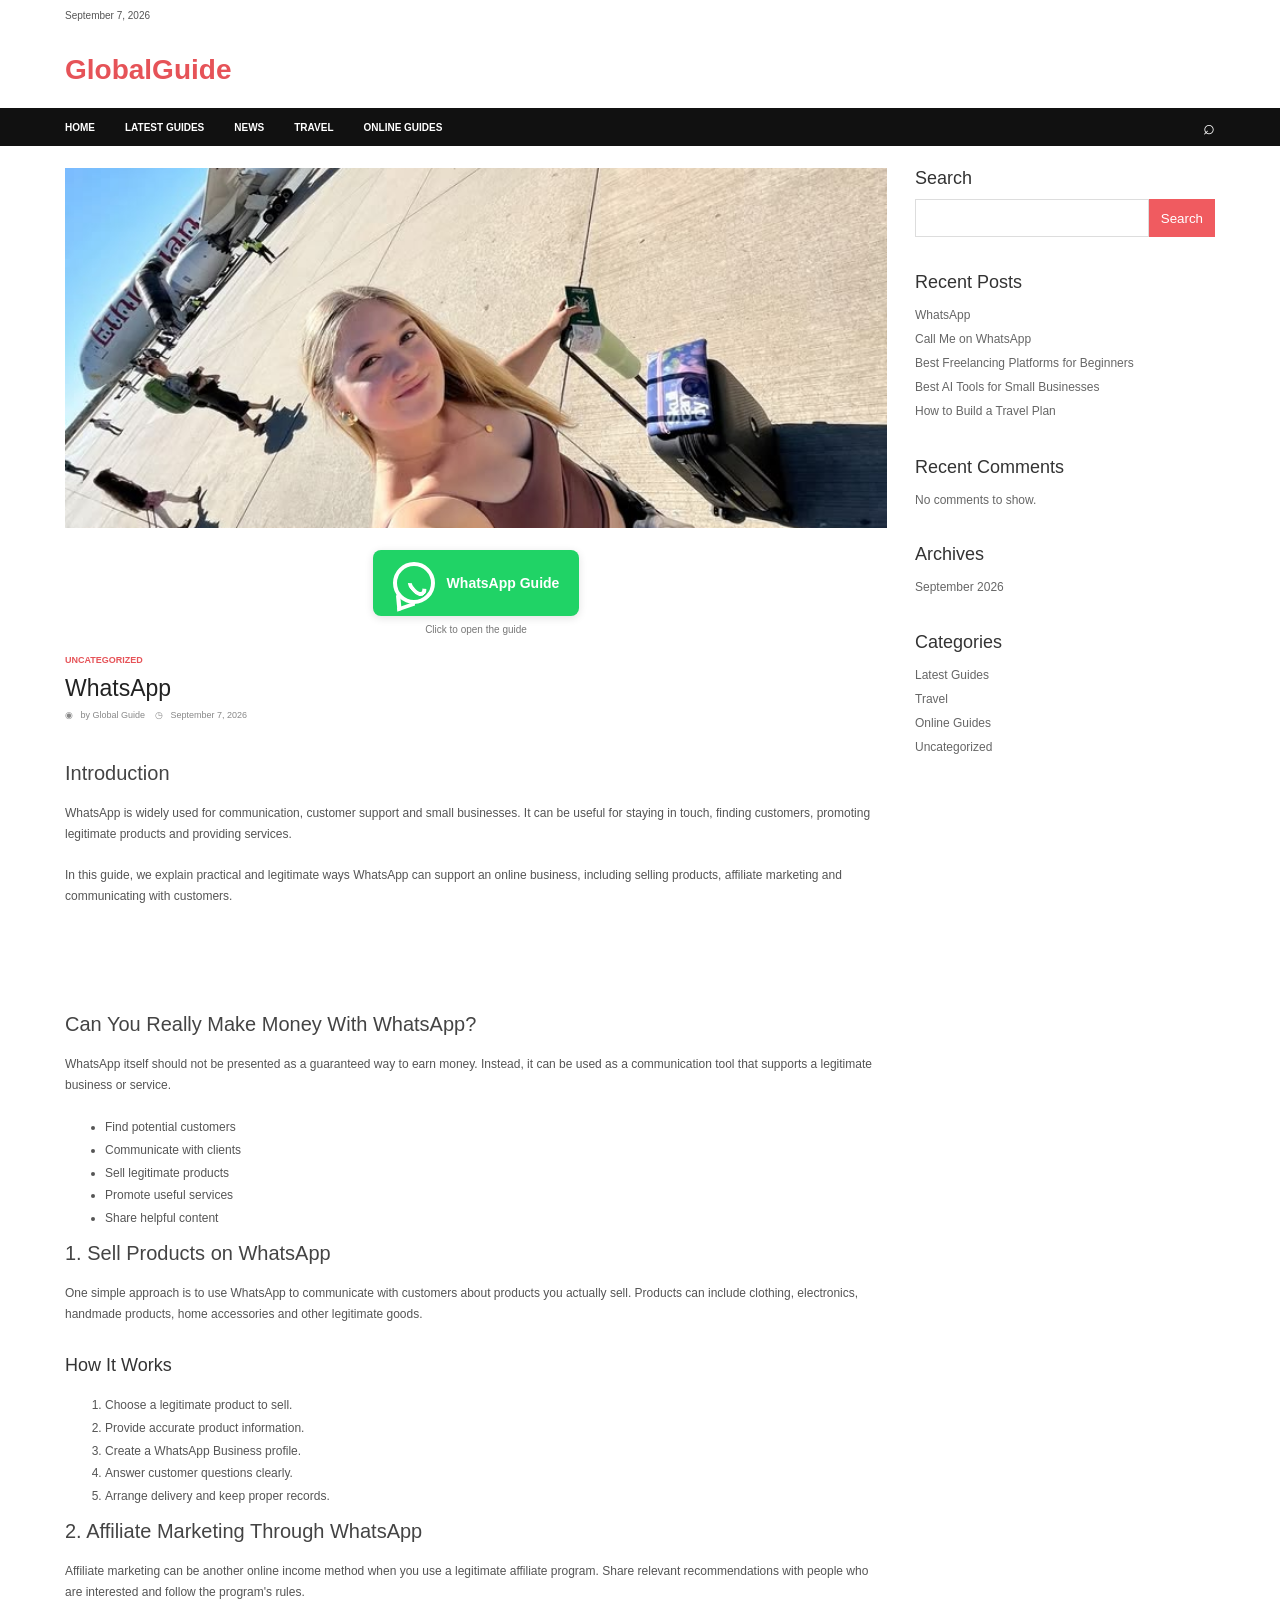
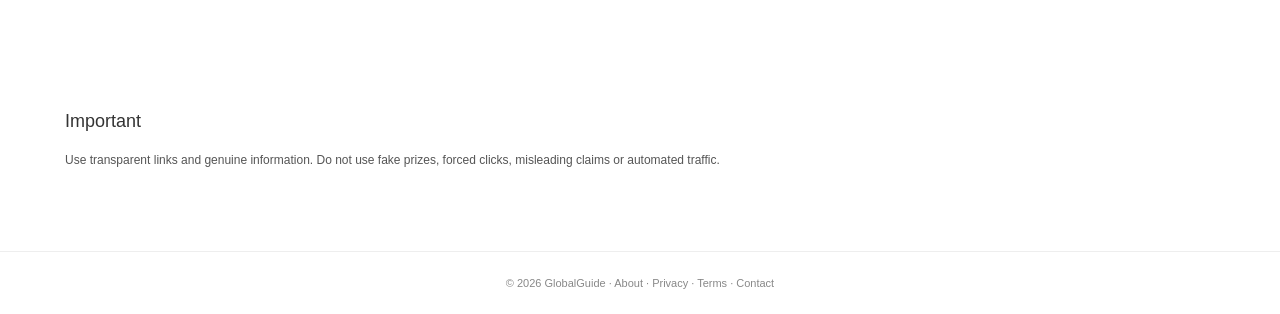
<file: index.html>
<!DOCTYPE html>
<html lang="en">
<head>
<meta charset="UTF-8">
<meta name="viewport" content="width=device-width, initial-scale=1.0">
<title>WhatsApp | GlobalGuide</title>
<meta name="description" content="Practical guides, travel information and useful online guides.">
<style>
*{box-sizing:border-box}
body{margin:0;background:#fff;color:#333;font-family:Arial,Helvetica,sans-serif;font-size:14px}
.top-date{height:32px;padding:10px 15px 0;max-width:1180px;margin:auto;font-size:10px;color:#555}
.brand{max-width:1180px;margin:auto;height:76px;display:flex;align-items:center;padding:0 15px}
.brand h1{margin:0;color:#e65358;font-size:28px;font-weight:700}
.nav{background:#111;color:#fff}
.nav-inner{max-width:1180px;margin:auto;display:flex;align-items:center;min-height:38px;padding:0 15px}
.nav a{color:#fff;text-decoration:none;font-size:10px;font-weight:bold;padding:13px 14px 12px 0;margin-right:16px}
.nav .search{margin-left:auto;font-size:20px}
.layout{max-width:1180px;margin:22px auto 60px;padding:0 15px;display:grid;grid-template-columns:minmax(0,2.25fr) 300px;gap:28px}
.hero-photo{width:100%;height:360px;background:#eee;overflow:hidden;display:flex;align-items:center;justify-content:center}
.hero-photo img{width:100%;height:100%;object-fit:cover;display:block}
.photo-note{font-size:12px;color:#777;text-align:center;padding:20px}
.wa-box{text-align:center;margin:22px 0 8px}
.wa-link{display:inline-flex;align-items:center;gap:12px;background:#20d366;color:#fff;text-decoration:none;border-radius:8px;padding:12px 20px;font-weight:bold;font-size:14px;box-shadow:0 2px 8px rgba(0,0,0,.12)}
.wa-logo{width:42px;height:42px;border:4px solid #fff;border-radius:50%;position:relative;display:inline-block;flex:0 0 auto}
.wa-logo:after{content:"";position:absolute;left:0;bottom:-9px;width:13px;height:13px;border-left:4px solid #fff;border-bottom:4px solid #fff;transform:skew(-15deg) rotate(-20deg)}
.wa-phone{position:absolute;left:13px;top:9px;width:15px;height:22px;border:4px solid #fff;border-top-color:transparent;border-right-color:transparent;border-radius:45% 30% 55% 45%;transform:rotate(-42deg)}
.wa-small{font-size:10px;color:#777;margin-top:8px}
.category{margin-top:20px;color:#e65358;text-transform:uppercase;font-size:9px;font-weight:bold}
h1.title{font-size:23px;font-weight:400;margin:10px 0 8px;color:#222}
.meta{font-size:9px;color:#888;margin-bottom:42px}
.content h2{font-size:20px;font-weight:400;color:#444;margin:0 0 18px}
.content p{font-size:12px;line-height:1.75;color:#555;margin:0 0 20px}
.content ul,.content ol{font-size:12px;line-height:1.9;color:#555}
.content h3{font-size:18px;font-weight:400;margin-top:30px}
.ad{min-height:50px;text-align:center;margin:28px 0}
.sidebar h3{font-size:18px;font-weight:400;margin:0 0 10px}
.searchbox{display:flex;margin-bottom:35px}
.searchbox input{width:100%;height:38px;border:1px solid #ddd;padding:8px}
.searchbox button{border:0;background:#f05b60;color:#fff;padding:0 12px}
.side-section{margin-bottom:34px}
.side-section ul{list-style:none;padding:0;margin:0}
.side-section li{padding:5px 0;color:#666;font-size:12px}
.side-section p{font-size:12px;color:#666;line-height:1.7}
.footer{border-top:1px solid #eee;text-align:center;padding:25px;color:#888;font-size:11px}
@media(max-width:700px){
 .top-date{height:30px}.brand{height:66px}.brand h1{font-size:24px}
 .nav-inner{min-height:36px;overflow:hidden}.nav a{font-size:8px;margin-right:10px;padding-right:4px}
 .layout{display:block;margin-top:20px;padding:0 15px}.hero-photo{height:245px}.sidebar{display:none}
 h1.title{font-size:25px}.content h2{font-size:22px}.content p,.content ul,.content ol{font-size:13px}
 .wa-link{padding:11px 16px}
}
</style>
</head>
<body>
<div class="top-date">September 7, 2026</div>
<div class="brand"><h1>GlobalGuide</h1></div>
<nav class="nav"><div class="nav-inner">
<a href="/">HOME</a><a href="#latest">LATEST GUIDES</a><a href="#news">NEWS</a><a href="#travel">TRAVEL</a><a href="#online">ONLINE GUIDES</a><span class="search">⌕</span>
</div></nav>

<div class="layout">
<main>
  <div class="hero-photo">
    <img src="assets/female-travel.jpg" alt="Travel guide featured photo"
      onerror="this.style.display='none';this.parentElement.innerHTML='<div class=&quot;photo-note&quot;>Upload your female travel photo as <strong>assets/female-travel.jpg</strong> in GitHub.</div>';">
  </div>

  <div class="wa-box">
    <a class="wa-link" href=
       target="_blank" rel="nofollow sponsored noopener">
      <span class="wa-logo" aria-hidden="true"><span class="wa-phone"></span></span>
      <span>WhatsApp Guide</span>
    </a>
    <div class="wa-small">Click to open the guide</div>
  </div>

  <div class="category">UNCATEGORIZED</div>
  <h1 class="title">WhatsApp</h1>
  <div class="meta">◉ &nbsp; by Global Guide &nbsp;&nbsp; ◷ &nbsp; September 7, 2026</div>

  <article class="content">
    <h2>Introduction</h2>
    <p>WhatsApp is widely used for communication, customer support and small businesses. It can be useful for staying in touch, finding customers, promoting legitimate products and providing services.</p>
    <p>In this guide, we explain practical and legitimate ways WhatsApp can support an online business, including selling products, affiliate marketing and communicating with customers.</p>

    <div class="ad">
      <script async="async" data-cfasync="false" src=></script>
      <div id="container-48bc22245d3c0b41ac9a20bb12e93468"></div>
    </div>

    <h2 id="online">Can You Really Make Money With WhatsApp?</h2>
    <p>WhatsApp itself should not be presented as a guaranteed way to earn money. Instead, it can be used as a communication tool that supports a legitimate business or service.</p>
    <ul><li>Find potential customers</li><li>Communicate with clients</li><li>Sell legitimate products</li><li>Promote useful services</li><li>Share helpful content</li></ul>

    <h2 id="travel">1. Sell Products on WhatsApp</h2>
    <p>One simple approach is to use WhatsApp to communicate with customers about products you actually sell. Products can include clothing, electronics, handmade products, home accessories and other legitimate goods.</p>
    <h3>How It Works</h3>
    <ol><li>Choose a legitimate product to sell.</li><li>Provide accurate product information.</li><li>Create a WhatsApp Business profile.</li><li>Answer customer questions clearly.</li><li>Arrange delivery and keep proper records.</li></ol>

    <h2 id="latest">2. Affiliate Marketing Through WhatsApp</h2>
    <p>Affiliate marketing can be another online income method when you use a legitimate affiliate program. Share relevant recommendations with people who are interested and follow the program's rules.</p>

    <div class="ad">
      <script>
        atOptions = {'key':'f14d05532a0e05d2188a490eb5cc5278','format':'iframe','height':50,'width':320,'params':{}};
      </script>
      <script src=></script>
    </div>

    <h3 id="news">Important</h3>
    <p>Use transparent links and genuine information. Do not use fake prizes, forced clicks, misleading claims or automated traffic.</p>
  </article>
</main>

<aside class="sidebar">
  <div class="side-section"><h3>Search</h3><div class="searchbox"><input type="text"><button>Search</button></div></div>
  <div class="side-section"><h3>Recent Posts</h3><ul>
    <li>WhatsApp</li><li>Call Me on WhatsApp</li><li>Best Freelancing Platforms for Beginners</li><li>Best AI Tools for Small Businesses</li><li>How to Build a Travel Plan</li>
  </ul></div>
  <div class="side-section"><h3>Recent Comments</h3><p>No comments to show.</p></div>
  <div class="side-section"><h3>Archives</h3><p>September 2026</p></div>
  <div class="side-section"><h3>Categories</h3><ul><li>Latest Guides</li><li>Travel</li><li>Online Guides</li><li>Uncategorized</li></ul></div>
</aside>
</div>

<footer class="footer">© 2026 GlobalGuide · About · Privacy · Terms · Contact</footer>

<script src=></script>
</body>
</html>
</file>
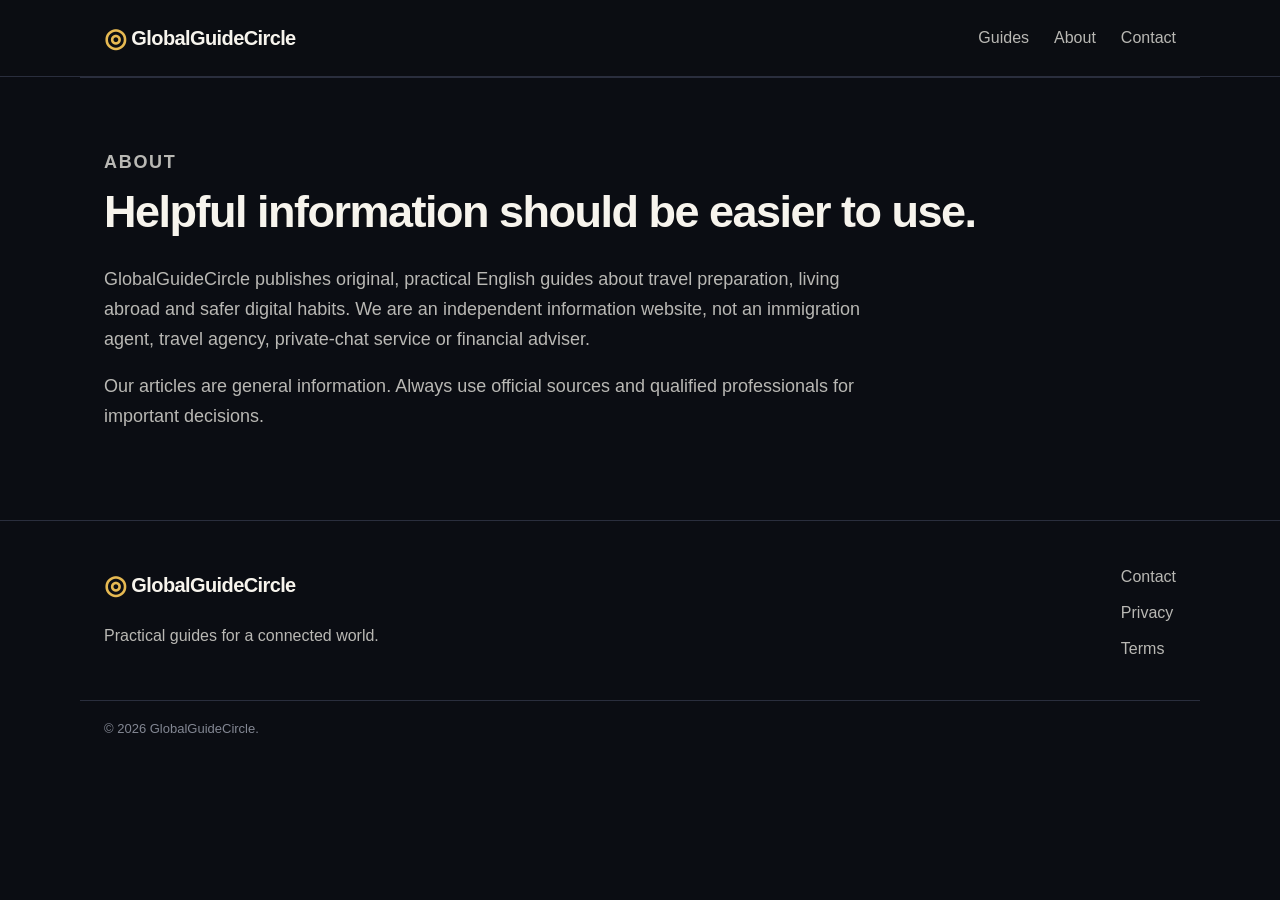
<file: about.html>
<!doctype html><html lang="en"><head><meta charset="utf-8"><meta name="viewport" content="width=device-width,initial-scale=1"><title>About | GlobalGuideCircle</title><link rel="stylesheet" href="assets/style.css"></head><body><header><div class="wrap nav"><a class="brand" href="index.html"><span>◎</span> GlobalGuideCircle</a><nav><a href="index.html">Guides</a><a href="about.html">About</a><a href="contact.html">Contact</a></nav></div></header><main class="wrap section editorial"><p class="kicker">ABOUT</p><h2>Helpful information should be easier to use.</h2><p>GlobalGuideCircle publishes original, practical English guides about travel preparation, living abroad and safer digital habits. We are an independent information website, not an immigration agent, travel agency, private-chat service or financial adviser.</p><p>Our articles are general information. Always use official sources and qualified professionals for important decisions.</p></main><footer><div class="wrap footer"><div><a class="brand" href="index.html"><span>◎</span> GlobalGuideCircle</a><p>Practical guides for a connected world.</p></div><div><a href="contact.html">Contact</a><a href="privacy.html">Privacy</a><a href="terms.html">Terms</a></div></div><div class="wrap small">© 2026 GlobalGuideCircle.</div></footer></body></html>
</file>
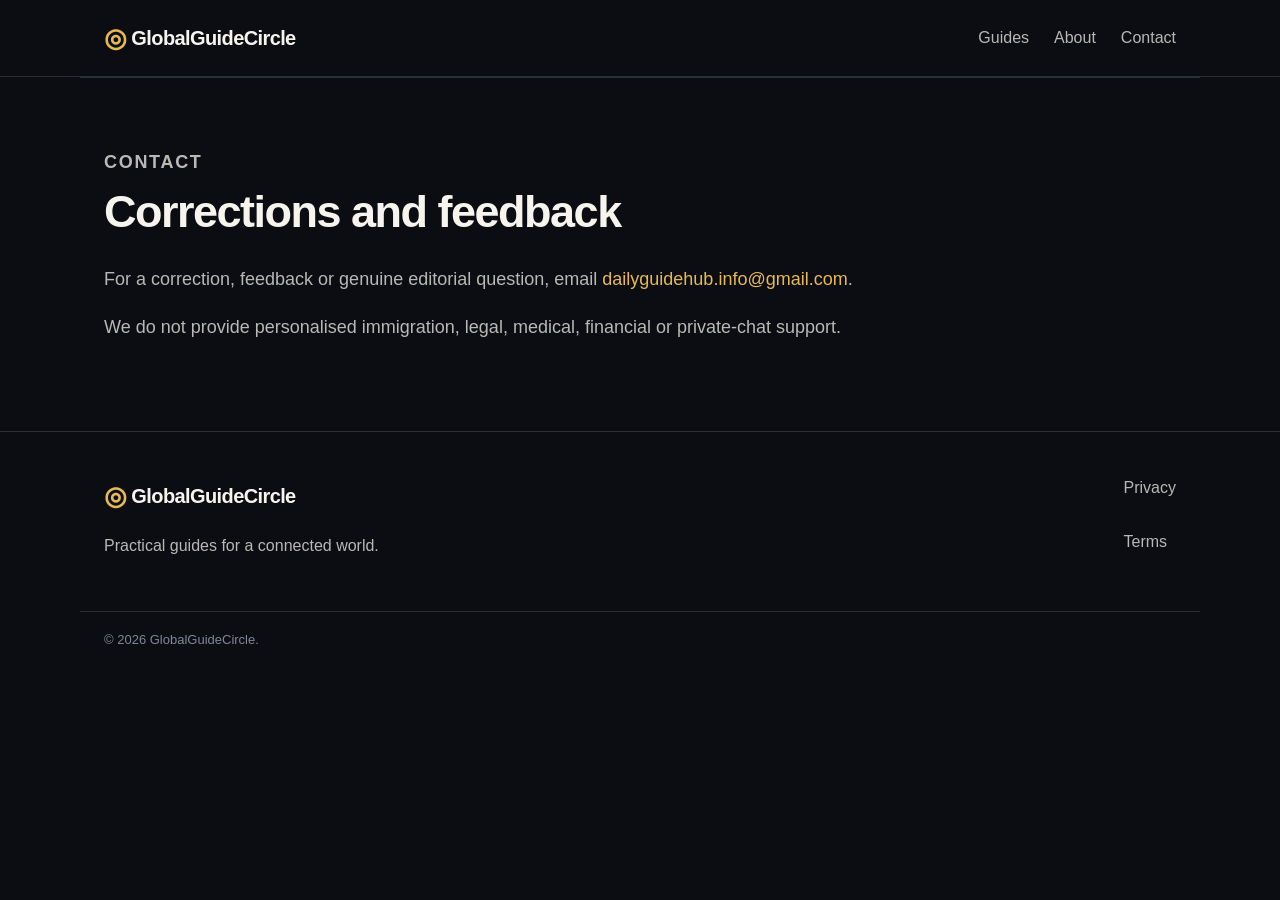
<file: contact.html>
<!doctype html><html lang="en"><head><meta charset="utf-8"><meta name="viewport" content="width=device-width,initial-scale=1"><title>Contact | GlobalGuideCircle</title><link rel="stylesheet" href="assets/style.css"></head><body><header><div class="wrap nav"><a class="brand" href="index.html"><span>◎</span> GlobalGuideCircle</a><nav><a href="index.html">Guides</a><a href="about.html">About</a><a href="contact.html">Contact</a></nav></div></header><main class="wrap section editorial"><p class="kicker">CONTACT</p><h2>Corrections and feedback</h2><p>For a correction, feedback or genuine editorial question, email <a style="color:#e6b952" href="mailto:dailyguidehub.info@gmail.com">dailyguidehub.info@gmail.com</a>.</p><p>We do not provide personalised immigration, legal, medical, financial or private-chat support.</p></main><footer><div class="wrap footer"><div><a class="brand" href="index.html"><span>◎</span> GlobalGuideCircle</a><p>Practical guides for a connected world.</p></div><div><a href="privacy.html">Privacy</a><a href="terms.html">Terms</a></div></div><div class="wrap small">© 2026 GlobalGuideCircle.</div></footer></body></html>
</file>
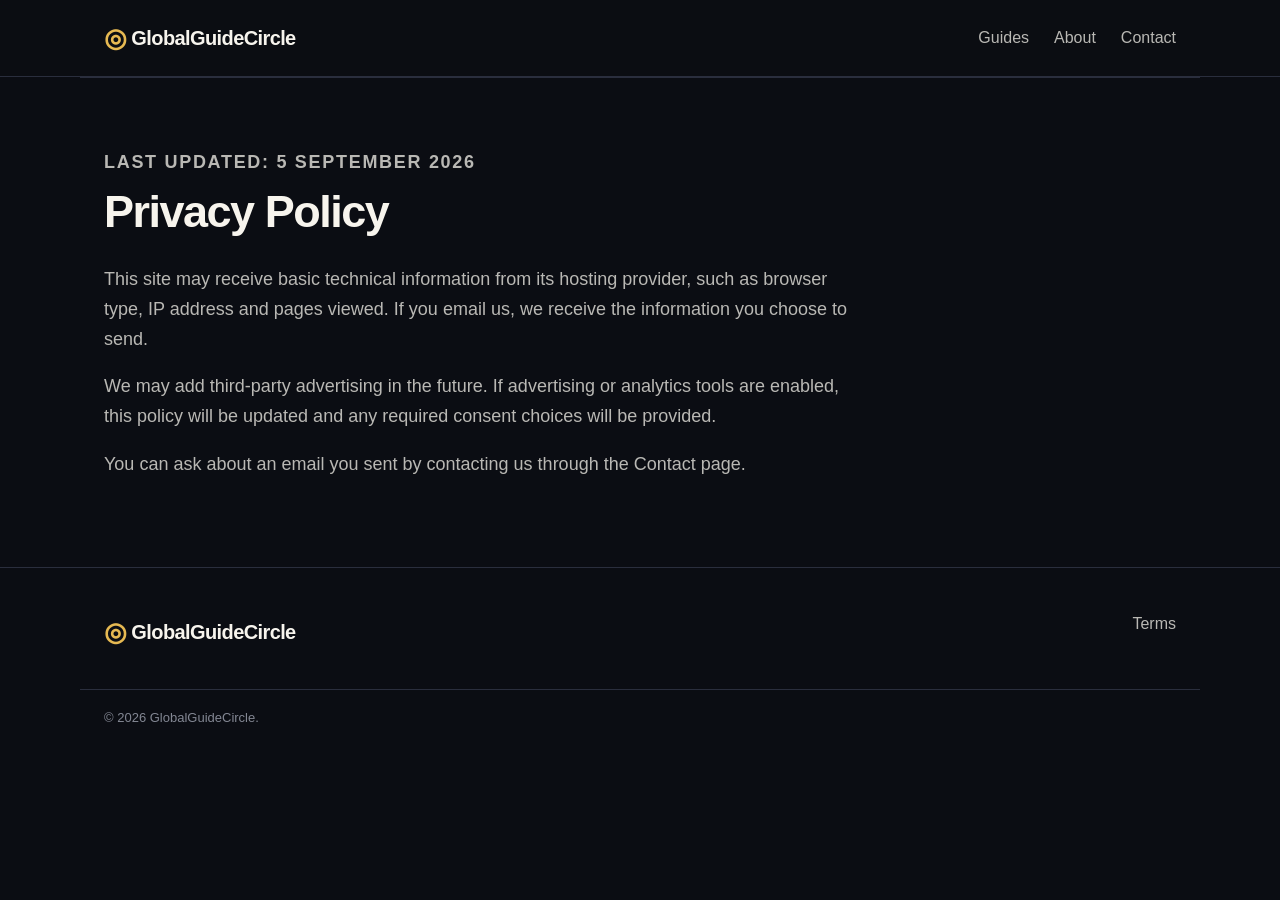
<file: privacy.html>
<!doctype html><html lang="en"><head><meta charset="utf-8"><meta name="viewport" content="width=device-width,initial-scale=1"><title>Privacy | GlobalGuideCircle</title><link rel="stylesheet" href="assets/style.css"></head><body><header><div class="wrap nav"><a class="brand" href="index.html"><span>◎</span> GlobalGuideCircle</a><nav><a href="index.html">Guides</a><a href="about.html">About</a><a href="contact.html">Contact</a></nav></div></header><main class="wrap section editorial"><p class="kicker">LAST UPDATED: 5 SEPTEMBER 2026</p><h2>Privacy Policy</h2><p>This site may receive basic technical information from its hosting provider, such as browser type, IP address and pages viewed. If you email us, we receive the information you choose to send.</p><p>We may add third-party advertising in the future. If advertising or analytics tools are enabled, this policy will be updated and any required consent choices will be provided.</p><p>You can ask about an email you sent by contacting us through the Contact page.</p></main><footer><div class="wrap footer"><div><a class="brand" href="index.html"><span>◎</span> GlobalGuideCircle</a></div><div><a href="terms.html">Terms</a></div></div><div class="wrap small">© 2026 GlobalGuideCircle.</div></footer></body></html>
</file>
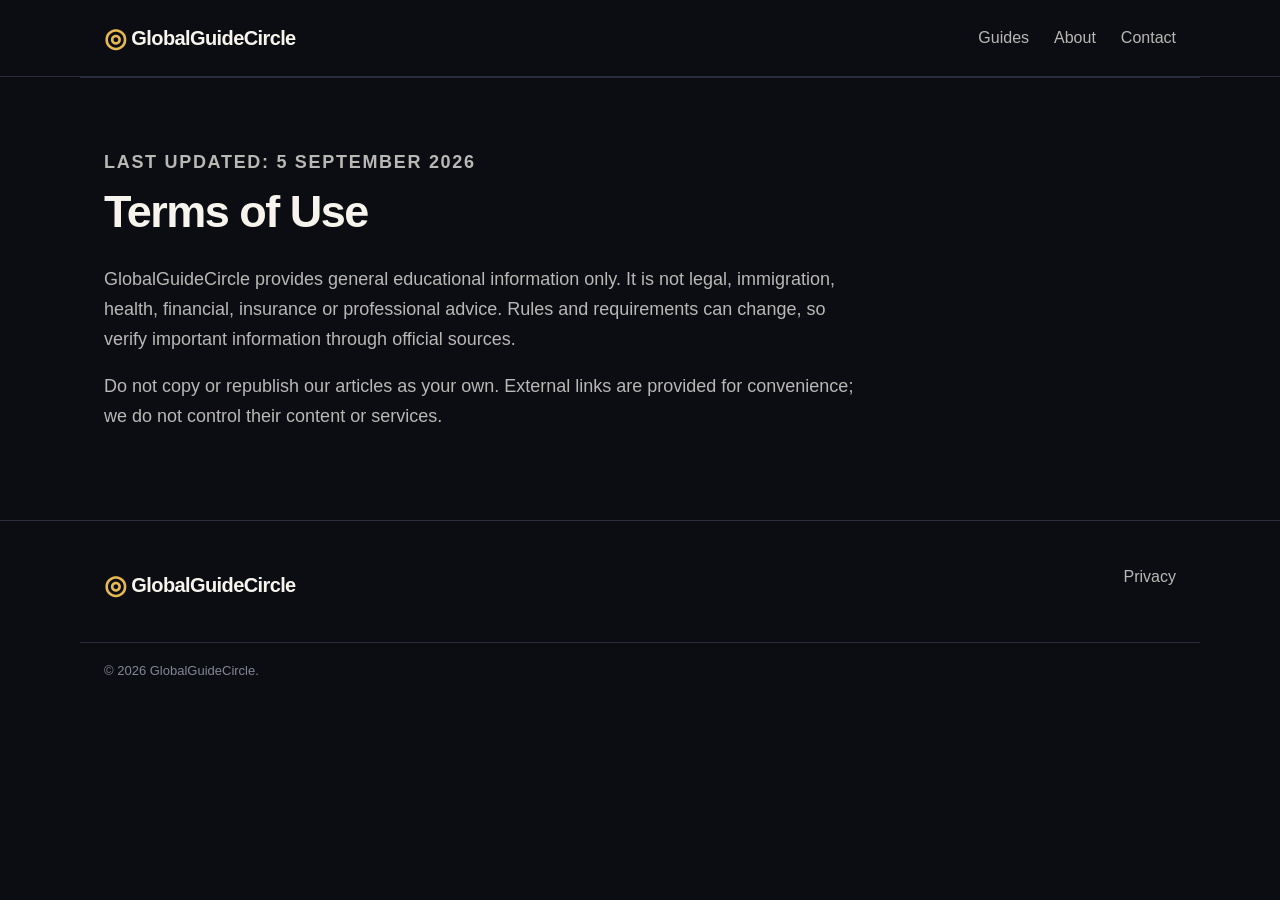
<file: terms.html>
<!doctype html><html lang="en"><head><meta charset="utf-8"><meta name="viewport" content="width=device-width,initial-scale=1"><title>Terms | GlobalGuideCircle</title><link rel="stylesheet" href="assets/style.css"></head><body><header><div class="wrap nav"><a class="brand" href="index.html"><span>◎</span> GlobalGuideCircle</a><nav><a href="index.html">Guides</a><a href="about.html">About</a><a href="contact.html">Contact</a></nav></div></header><main class="wrap section editorial"><p class="kicker">LAST UPDATED: 5 SEPTEMBER 2026</p><h2>Terms of Use</h2><p>GlobalGuideCircle provides general educational information only. It is not legal, immigration, health, financial, insurance or professional advice. Rules and requirements can change, so verify important information through official sources.</p><p>Do not copy or republish our articles as your own. External links are provided for convenience; we do not control their content or services.</p></main><footer><div class="wrap footer"><div><a class="brand" href="index.html"><span>◎</span> GlobalGuideCircle</a></div><div><a href="privacy.html">Privacy</a></div></div><div class="wrap small">© 2026 GlobalGuideCircle.</div></footer></body></html>
</file>
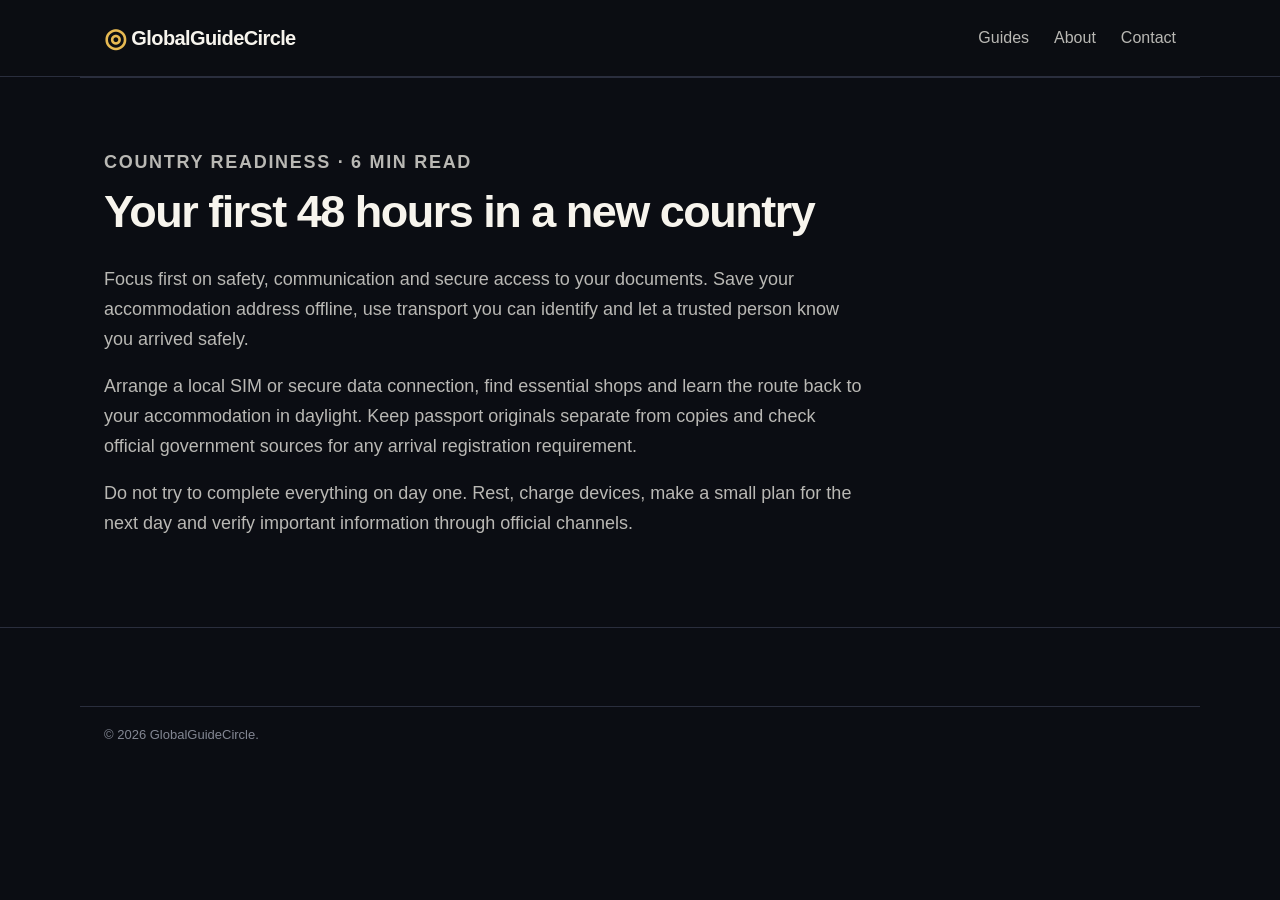
<file: articles/first-48-hours.html>
<!doctype html><html lang="en"><head><meta charset="utf-8"><meta name="viewport" content="width=device-width,initial-scale=1"><title>Your first 48 hours in a new country | GlobalGuideCircle</title><link rel="stylesheet" href="../assets/style.css"></head><body><header><div class="wrap nav"><a class="brand" href="../index.html"><span>◎</span> GlobalGuideCircle</a><nav><a href="../index.html">Guides</a><a href="../about.html">About</a><a href="../contact.html">Contact</a></nav></div></header><main class="wrap section editorial"><p class="kicker">COUNTRY READINESS · 6 MIN READ</p><h2>Your first 48 hours in a new country</h2><p>Focus first on safety, communication and secure access to your documents. Save your accommodation address offline, use transport you can identify and let a trusted person know you arrived safely.</p><p>Arrange a local SIM or secure data connection, find essential shops and learn the route back to your accommodation in daylight. Keep passport originals separate from copies and check official government sources for any arrival registration requirement.</p><p>Do not try to complete everything on day one. Rest, charge devices, make a small plan for the next day and verify important information through official channels.</p></main><footer><div class="wrap small">© 2026 GlobalGuideCircle.</div></footer></body></html>
</file>
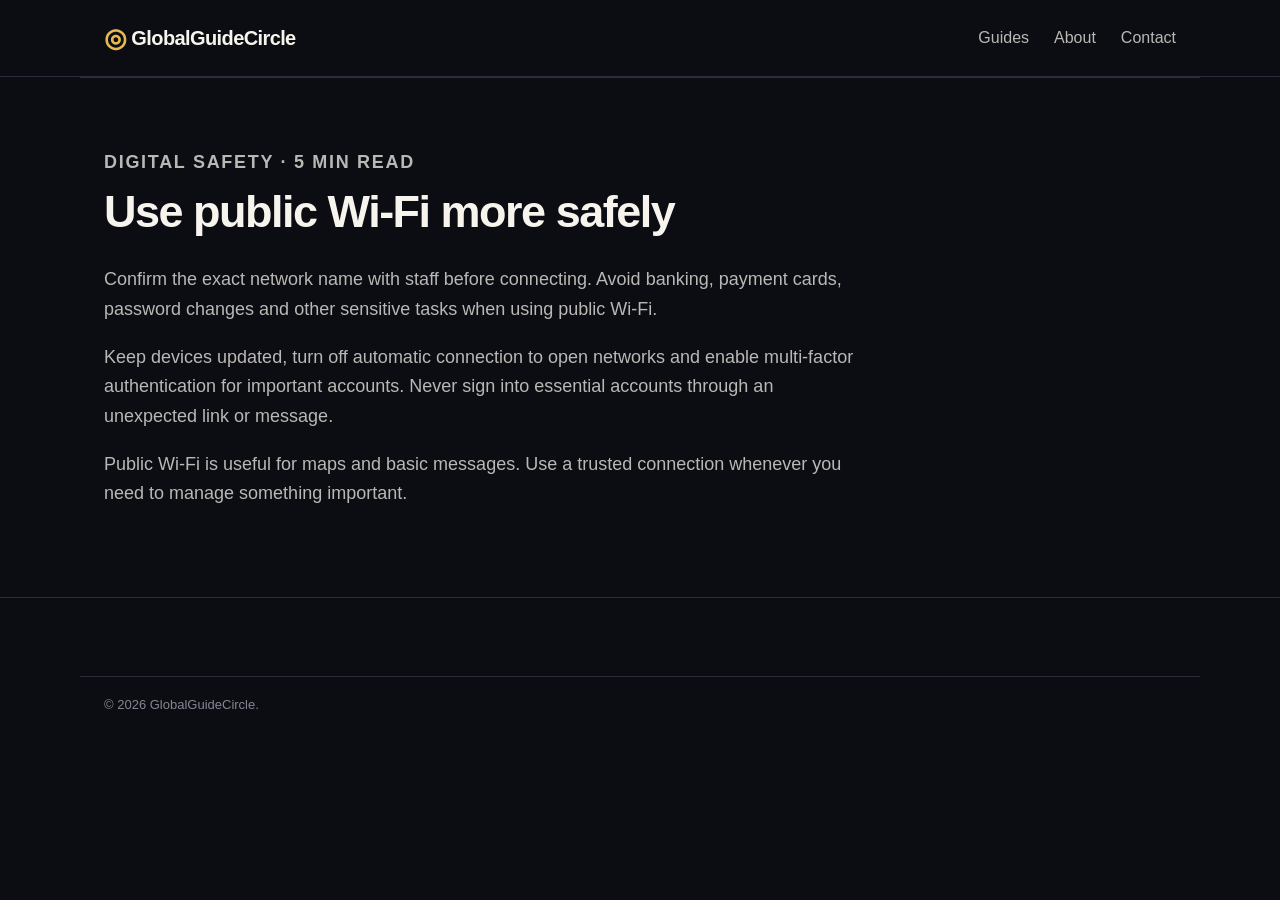
<file: articles/public-wifi.html>
<!doctype html><html lang="en"><head><meta charset="utf-8"><meta name="viewport" content="width=device-width,initial-scale=1"><title>Use public Wi-Fi more safely | GlobalGuideCircle</title><link rel="stylesheet" href="../assets/style.css"></head><body><header><div class="wrap nav"><a class="brand" href="../index.html"><span>◎</span> GlobalGuideCircle</a><nav><a href="../index.html">Guides</a><a href="../about.html">About</a><a href="../contact.html">Contact</a></nav></div></header><main class="wrap section editorial"><p class="kicker">DIGITAL SAFETY · 5 MIN READ</p><h2>Use public Wi‑Fi more safely</h2><p>Confirm the exact network name with staff before connecting. Avoid banking, payment cards, password changes and other sensitive tasks when using public Wi‑Fi.</p><p>Keep devices updated, turn off automatic connection to open networks and enable multi-factor authentication for important accounts. Never sign into essential accounts through an unexpected link or message.</p><p>Public Wi-Fi is useful for maps and basic messages. Use a trusted connection whenever you need to manage something important.</p></main><footer><div class="wrap small">© 2026 GlobalGuideCircle.</div></footer></body></html>
</file>
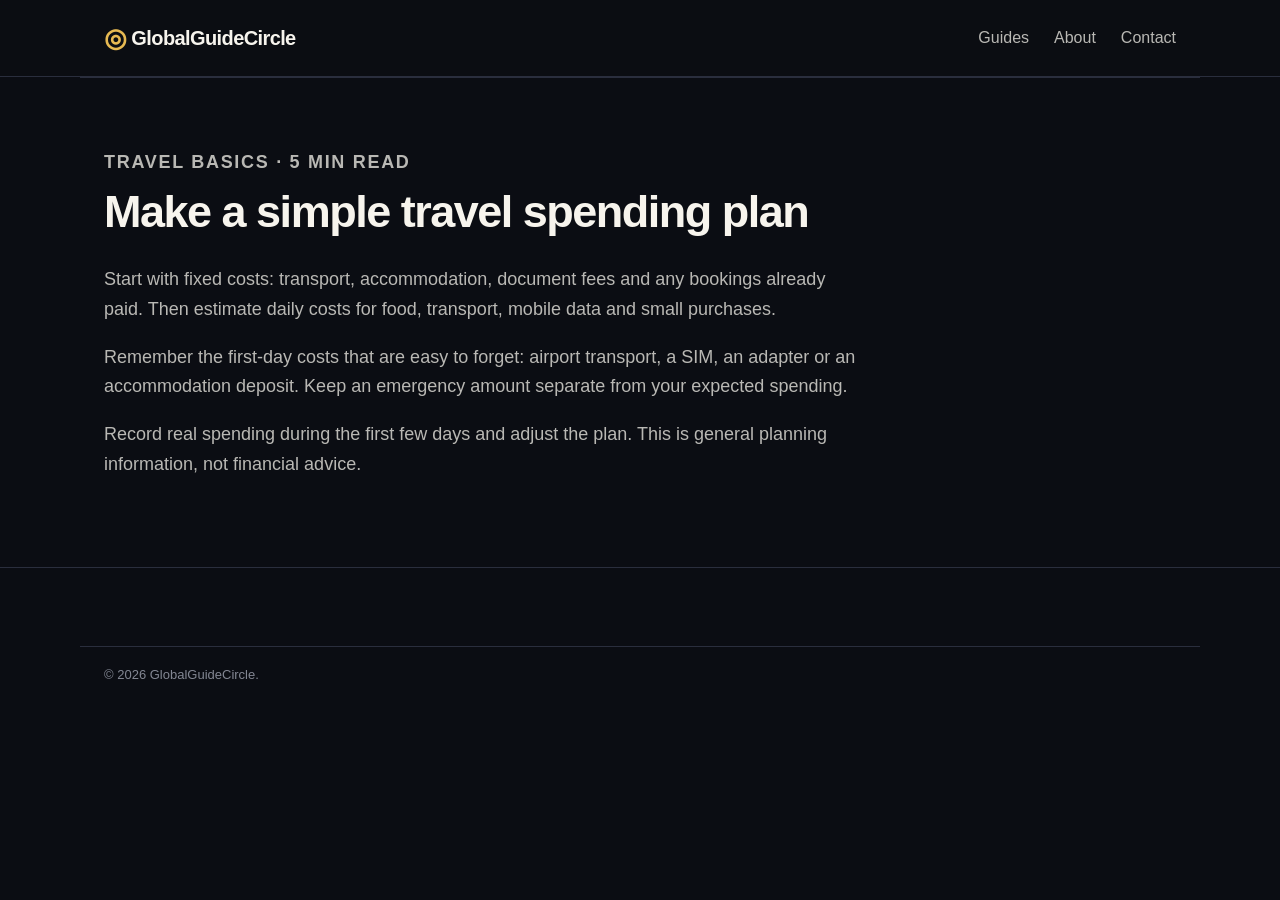
<file: articles/travel-spending.html>
<!doctype html><html lang="en"><head><meta charset="utf-8"><meta name="viewport" content="width=device-width,initial-scale=1"><title>Make a simple travel spending plan | GlobalGuideCircle</title><link rel="stylesheet" href="../assets/style.css"></head><body><header><div class="wrap nav"><a class="brand" href="../index.html"><span>◎</span> GlobalGuideCircle</a><nav><a href="../index.html">Guides</a><a href="../about.html">About</a><a href="../contact.html">Contact</a></nav></div></header><main class="wrap section editorial"><p class="kicker">TRAVEL BASICS · 5 MIN READ</p><h2>Make a simple travel spending plan</h2><p>Start with fixed costs: transport, accommodation, document fees and any bookings already paid. Then estimate daily costs for food, transport, mobile data and small purchases.</p><p>Remember the first-day costs that are easy to forget: airport transport, a SIM, an adapter or an accommodation deposit. Keep an emergency amount separate from your expected spending.</p><p>Record real spending during the first few days and adjust the plan. This is general planning information, not financial advice.</p></main><footer><div class="wrap small">© 2026 GlobalGuideCircle.</div></footer></body></html>
</file>
<file: assets/style.css>
:root{--ink:#f7f4ed;--muted:#b9b8b4;--gold:#e6b952;--violet:#8a57ff;--night:#0b0d13;--panel:#161924;--line:#2a2e3d}*{box-sizing:border-box}html{scroll-behavior:smooth}body{margin:0;background:var(--night);color:var(--ink);font:16px/1.65 Arial,sans-serif}a{color:inherit;text-decoration:none}.wrap{max-width:1120px;margin:auto;padding-left:24px;padding-right:24px}header{border-bottom:1px solid var(--line);background:#0b0d13eF;position:sticky;top:0;z-index:5}.nav{height:76px;display:flex;align-items:center;justify-content:space-between}.brand{font-weight:800;font-size:20px;letter-spacing:-.6px}.brand span{color:var(--gold);font-size:26px;vertical-align:-2px}nav{display:flex;gap:25px;color:var(--muted)}nav a:hover{color:var(--gold)}.hero{padding:88px 0 82px;background:radial-gradient(circle at 75% 42%,#292154 0,transparent 30%),linear-gradient(135deg,#101421,#090b10)}.hero-grid{display:grid;grid-template-columns:1.25fr .75fr;align-items:center;gap:35px}.kicker{color:var(--gold);font-size:12px;letter-spacing:1.7px;font-weight:800;margin:0 0 9px}h1,h2,h3{line-height:1.1;margin-top:0}h1{font-size:clamp(42px,7vw,76px);letter-spacing:-3px;margin-bottom:18px}h1 em{font-style:normal;color:var(--gold)}.intro{font-size:19px;color:var(--muted);max-width:570px}.actions{display:flex;gap:12px;margin-top:28px}.primary,.secondary{border-radius:5px;padding:12px 19px;font-weight:700}.primary{background:var(--gold);color:#171205}.secondary{border:1px solid #8a8d98;color:var(--ink)}.note{margin-top:18px;color:#9da0ab;font-size:13px}.globe{height:330px;width:330px;margin:auto;border:1px solid #7e70bb;border-radius:50%;position:relative;background:radial-gradient(circle at 35% 28%,#5e4794,#171a31 64%,#090b10);box-shadow:0 0 75px #7954ff3d;display:grid;place-items:center;text-align:center;letter-spacing:3px;line-height:1.25}.orbit{position:absolute;border:1px solid #d8c27b66;border-radius:50%;transform:rotate(-25deg)}.o1{height:85%;width:45%}.o2{height:48%;width:100%;transform:rotate(33deg)}.dot{position:absolute;width:11px;height:11px;border-radius:50%;background:var(--gold);box-shadow:0 0 15px var(--gold)}.d1{left:25%;top:22%}.d2{right:18%;top:52%}.d3{left:43%;bottom:13%}.section{padding-top:82px;padding-bottom:82px}.section h2,.editorial h2,.updates h2{font-size:clamp(29px,4vw,45px);letter-spacing:-1.5px;margin-bottom:29px}.cards{display:grid;grid-template-columns:repeat(3,1fr);gap:16px}.cards article{background:var(--panel);border:1px solid var(--line);padding:26px;border-radius:7px}.cards span{color:var(--gold);font-size:13px;font-weight:800}.cards h3{font-size:24px;margin:14px 0 9px}.cards p{color:var(--muted);min-height:80px}.cards a{display:inline-block;color:var(--gold);font-weight:700;margin-top:8px}.editorial{border-top:1px solid var(--line);padding-top:70px;padding-bottom:70px}.editorial p{color:var(--muted);font-size:18px;max-width:760px}.updates{background:linear-gradient(90deg,#241a47,#13273a);padding:64px 0}.updates h2{margin-bottom:8px}.updates p{color:#d2d2d6;max-width:690px}footer{border-top:1px solid var(--line);padding-top:43px}.footer{display:flex;justify-content:space-between;gap:30px}.footer p{color:var(--muted)}.footer div:last-child{display:grid;gap:7px;color:var(--muted)}.small{border-top:1px solid var(--line);margin-top:35px;padding-top:17px;padding-bottom:24px;color:#838793;font-size:13px}@media(max-width:700px){nav{gap:13px;font-size:14px}.hero{padding:65px 0}.hero-grid,.cards{grid-template-columns:1fr}.globe{width:255px;height:255px;order:-1}.footer{flex-direction:column}.cards p{min-height:0}}
</file>
